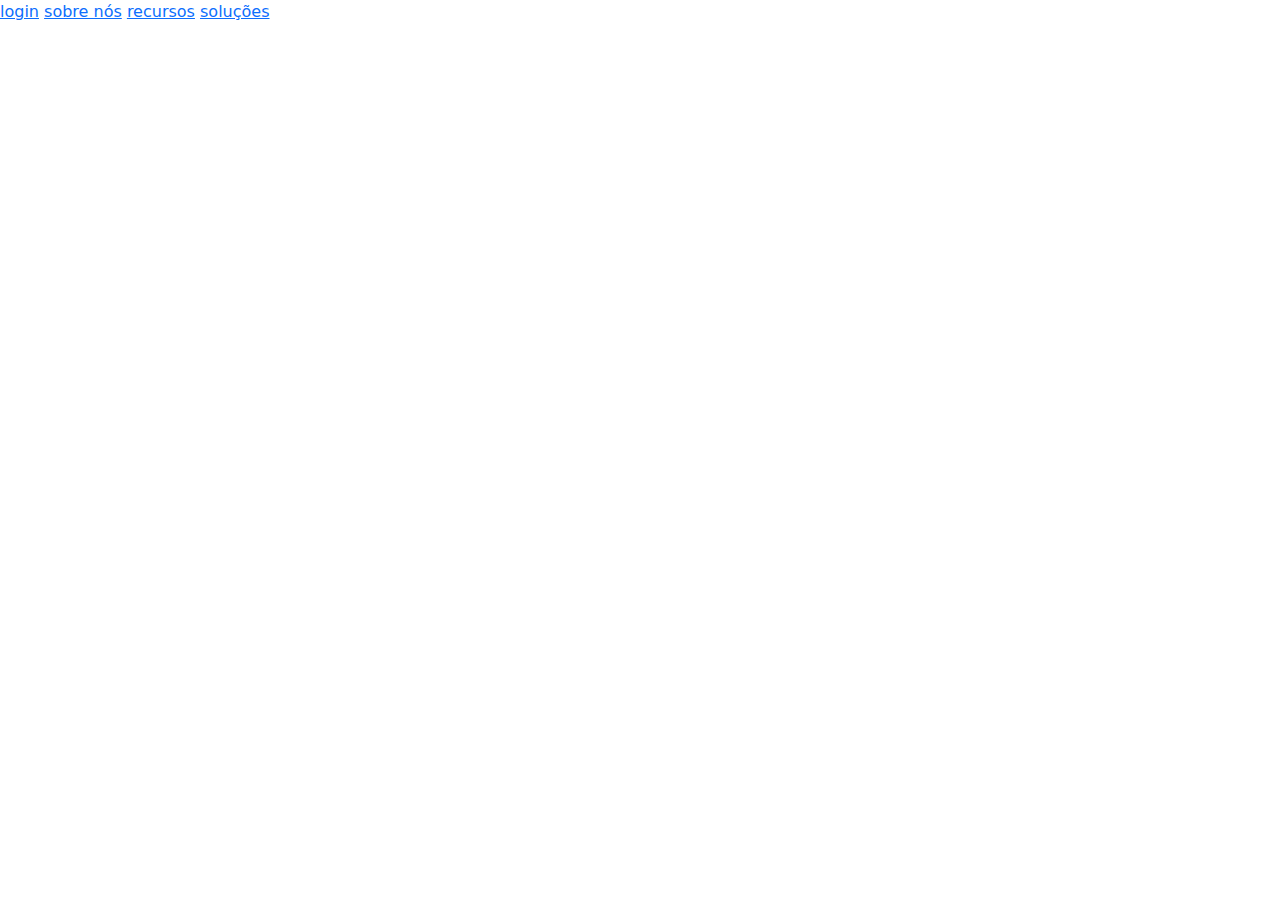
<file: html/index.html>
<!DOCTYPE html>
<html lang="pt-br">
<head>
    <meta charset="UTF-8">
    <meta name="viewport" content="width=device-width, initial-scale=1.0">
    <title>Aquatech</title>
    <link href="https://cdn.jsdelivr.net/npm/bootstrap@5.3.3/dist/css/bootstrap.min.css" rel="stylesheet">
    <link rel="stylesheet" href="/css/style.css">
</head>
<body>
<a href="../html/login.html">login</a>
<a href="../html/aboutus.html">sobre nós</a>
<a href="../html/calculadora.html">recursos</a>
<a href="../html/home.html">soluções</a>






    <script src="https://cdn.jsdelivr.net/npm/bootstrap@5.3.3/dist/js/bootstrap.bundle.min.js"></script>
</body>
</html>
</file>
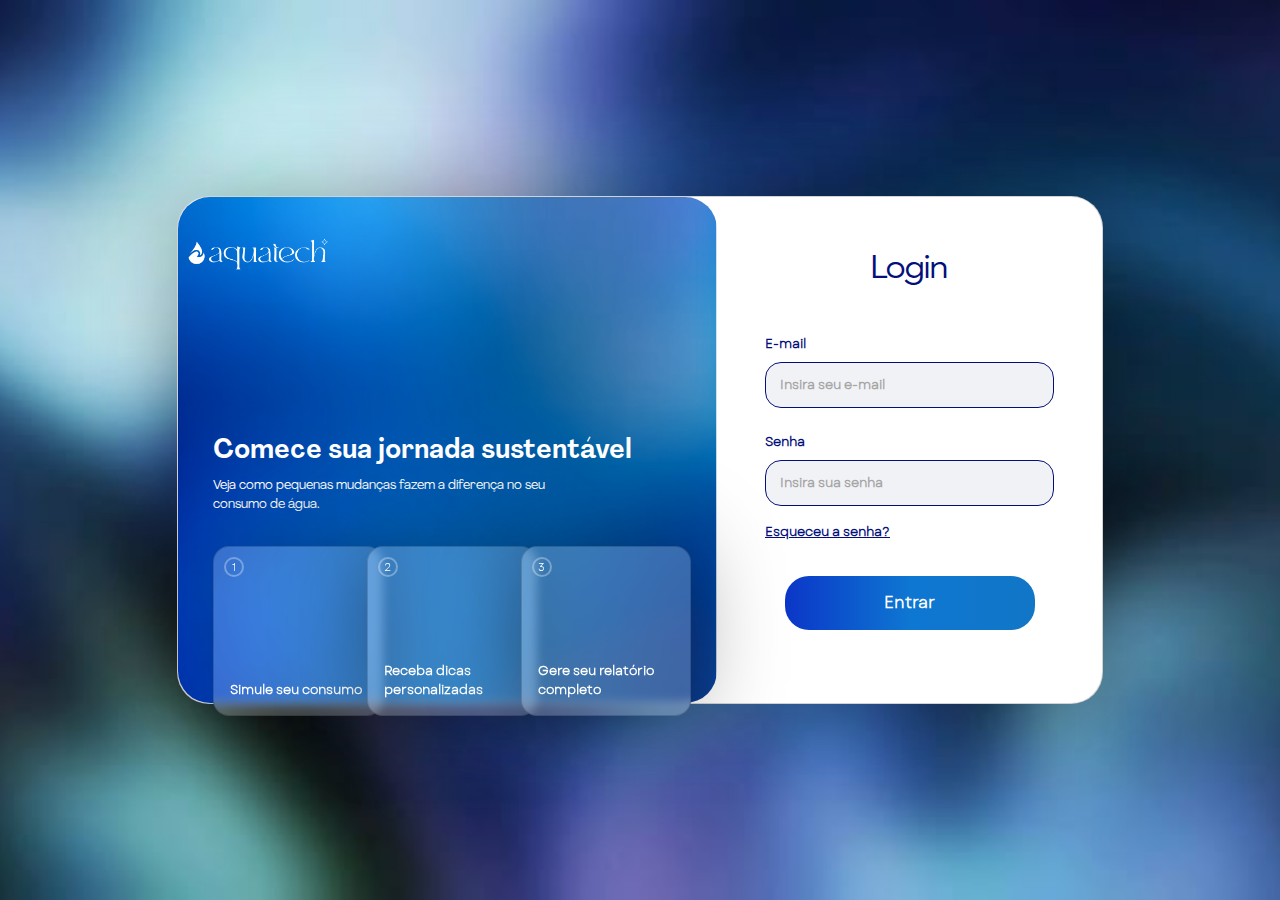
<file: html/login.html>
<!DOCTYPE html>
<html lang="pt-br">

<head>
  <meta charset="UTF-8">
  <meta name="viewport" content="width=device-width, initial-scale=1.0">
  <title>Aquatech</title>
  <link href="https://cdn.jsdelivr.net/npm/bootstrap@5.3.3/dist/css/bootstrap.min.css" rel="stylesheet">
  <link rel="stylesheet" href="../css/style.css">
  <style>
    @font-face {
      font-family: 'Agrandir TextBold';
      src: url('../../fonts/Agrandir-TextBold.otf') format('opentype');
    }

    @font-face {
      font-family: 'Garet Book';
      src: url('../../fonts/Garet-Book.ttf') format('truetype');
      font-weight: normal;
      font-style: normal;
    }

    @font-face {
      font-family: 'Agrandir Regular';
      src: url('../../fonts/agrandir-regular.otf') format('opentype');
    }
  </style>
</head>

<body>
  <section class="vh-100" style="background-image: url(../imagens/aura.jpg);  background-repeat: no-repeat;
  background-size: cover;
  background-position: center;">
    <div class="container py-5 h-100">
      <div class="row d-flex justify-content-center align-items-center h-100">
        <div class="col col-xl-10">
          <div class="card" style="border-radius: 2rem;">
            <div class="row g-0">
              <div class="col-md-6 col-lg-7 d-none d-md-block position-relative">
                <img src="../imagens/bg.png" alt="login form" class="img-fluid h-100 w-100"
                  style="border-radius: 2rem; object-fit: cover;" />
                <img class="logo-top" src="../../imagens/logobr.png" alt="logo" style="font-size: 1.5rem;" />
                <div class="journey text-white position-absolute">
                  <h3 class="fw-bold" style="font-family: 'Agrandir TextBold';">Comece sua jornada sustentável</h3>
                  <p style="font-family: 'Agrandir Regular'; font-weight: normal;">Veja como pequenas mudanças fazem a
                    diferença no seu <br>consumo de água.</p>
                  <div class="row mt-4 g-2">
                    <!-- cards (1) -->
                    <div class="col-12 col-md-6 col-lg-4 mb-2">
                      <div class="card card-fixo text-white">
                        <div class="card-body d-flex flex-column">
                          <!-- Bolinha -->
                          <div class="ball fw-bold d-inline-flex justify-content-center align-items-center mb-2">
                            1
                          </div>
                          <p class="alinhar mt-auto mb-0">Simule seu consumo</p>
                        </div>
                      </div>
                    </div>
                    <!-- card (2) -->
                    <div class="col-12 col-md-6 col-lg-4 mb-2">
                      <div class="card card-fixo text-white">
                        <div class="card-body d-flex flex-column">
                          <!-- Bolinha -->
                          <div class="ball fw-bold d-inline-flex justify-content-center align-items-center mb-2">
                            2
                          </div>
                          <p class="alinhar mt-auto mb-0">Receba dicas personalizadas</p>
                        </div>
                      </div>
                    </div>
                    <!-- card (3) -->
                    <div class="col-12 col-md-6 col-lg-4 mb-2">
                      <div class="card card-fixo text-white">
                        <div class="card-body d-flex flex-column">
                          <!-- Bolinha -->
                          <div class="ball fw-bold d-inline-flex justify-content-center align-items-center mb-2">
                            3
                          </div>
                          <p class="alinhar mt-auto mb-0">Gere seu relatório<br> completo</p>
                        </div>
                      </div>
                    </div>
                    <!-- fim dos cards -->
                  </div>
                </div>
              </div>
              <div class="col-md-6 col-lg-5 d-flex align-items-center">
                <div class="card-body p-4 p-lg-5 text-black">
                  <form>
                    <div class="log d-flex flex-column align-items-center mb-3 pb-4">
                      <p class="mb-0 text-center"
                        style="color: #030f7a; font-family: 'Agrandir Regular'; font-size: 2rem;">Login</p>
                    </div>
                    <div data-mdb-input-init class="form-outline mb-4">
                      <label class="form-label" for="form2Example17">E-mail</label>
                      <input type="email" id="form2Example17" class="form-control form-control-lg input-email"
                        placeholder="Insira seu e-mail" />
                    </div>
                    <div data-mdb-input-init class="form-outline mb-3">
                      <label class="form-label" for="form2Example27">Senha</label>
                      <input type="password" id="form2Example27" class="form-control form-control-lg input-senha"
                        placeholder="Insira sua senha" />
                    </div>
                    <a class="forgetpss" href="#"> Esqueceu a senha?</a>
                    <div class="pt-1 mb-4 d-flex justify-content-center">
                      <a href="../index.html" class="btn btn-dark btn-lg custom-button"
                        style="font-weight: bold; border-radius: 1.5rem;" type="button">Entrar</a>
                    </div>
                  </form>
                </div>
              </div>
            </div>
          </div>
        </div>
      </div>
    </div>
  </section>
  <script src="https://cdn.jsdelivr.net/npm/bootstrap@5.3.3/dist/js/bootstrap.bundle.min.js"></script>
</body>

</html>
</file>
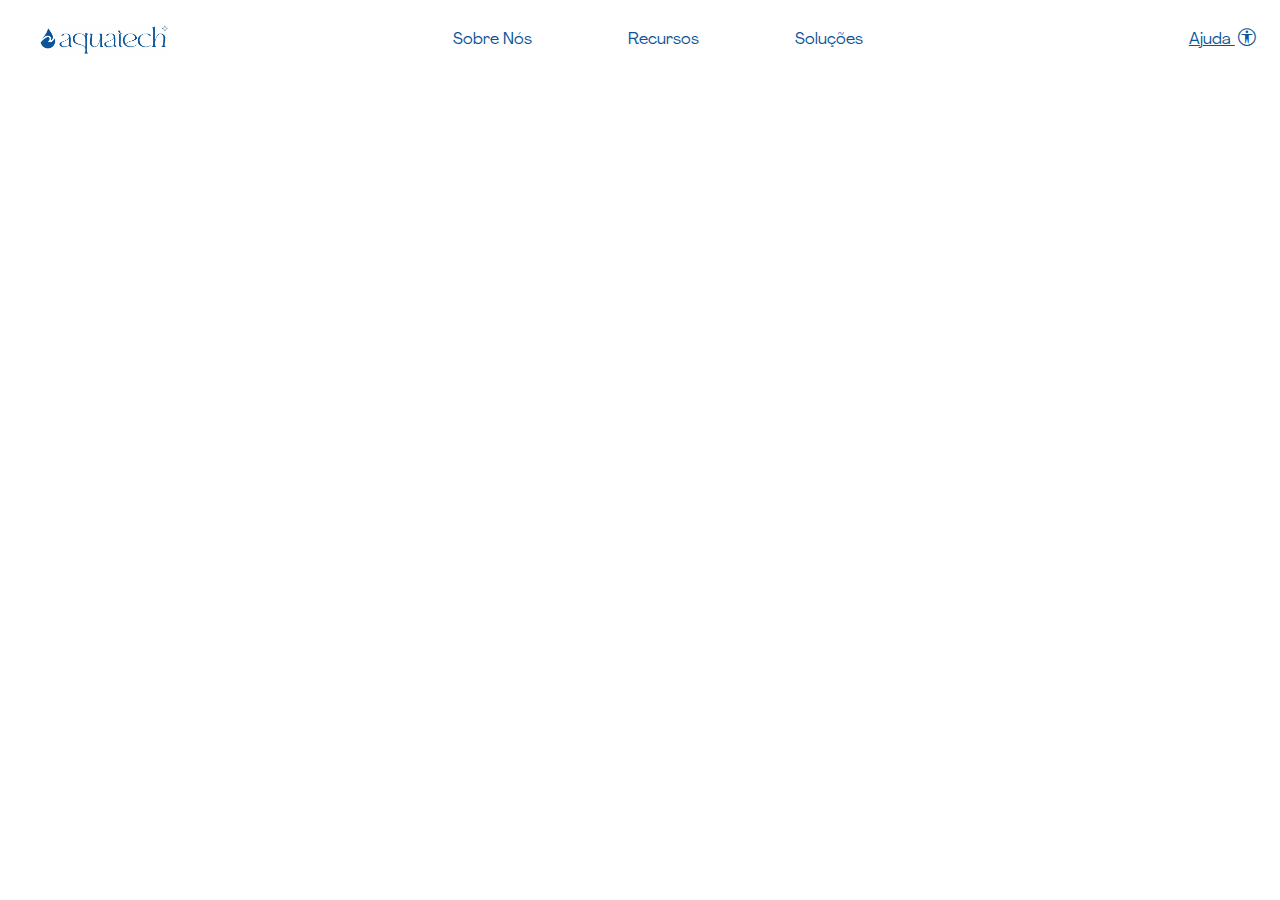
<file: html/navbar.html>
<!DOCTYPE html>
<meta name="viewport" content="width=device-width, initial-scale=1.0">
<link rel="stylesheet" href="https://cdn.jsdelivr.net/npm/bootstrap-icons@1.10.5/font/bootstrap-icons.css">
<link rel="stylesheet" href="../css/navbar.css" />
<link href="https://fonts.googleapis.com/css2?family=Raleway:wght@400;700&display=swap" rel="stylesheet">
<link href="https://fonts.googleapis.com/css2?family=Poppins:wght@100;200;400;700&display=swap" rel="stylesheet">
<style>
  @font-face {
    font-family: 'Agrandir Regular';
    src: url('../fonts/agrandir-regular.otf') format('opentype');
    font-weight: normal;
    font-style: normal;
  }

  .agrandir {
    font-family: 'Agrandir Regular', sans-serif;
  }

  @font-face {
    font-family: 'Glacial Indifference';
    src: url('../fonts/GlacialIndifference-Regular.otf') format('opentype');
    font-weight: normal;
    font-style: normal;
  }

  .glacial {
    font-family: 'Glacial Indifference', sans-serif;
  }

  @font-face {
    font-family: 'CodecColdRegular';
    src: url('../fonts/Codec-Cold-Regular-trial.ttf') format('truetype');
    font-weight: normal;
    font-style: normal;
  }

  .codec-cold-regular {
    font-family: 'CodecColdRegular', sans-serif;
  }
</style>

<div class="navbar" id="navbar">
  <div class="logo">
    <img src="../imagens/✧ (1).png" alt="Logo Aquatech" class="logo-img">
  </div>
  <div class="links">
    <a href="#"> Sobre Nós</a>
    <a href="#">Recursos</a>
    <a href="#">Soluções</a>
  </div>
  <div class="ajuda">
    <a href="#" class="abrir-modal" style="margin-right: -1.0rem !important;">
      Ajuda
      <i class="bi bi-universal-access-circle" style="color:#0b5498; font-size: 1.1rem;"></i>
    </a>
  </div>
</div>

<button class="navbar-toggler" type="button" onclick="toggleMenu()">
  <i class="bi bi-list" id="menuIcon" style="font-size: 1.5rem;"></i>
</button>

<div class="modal" id="modalAcessibilidade">
  <div class="modal-blur"></div>
  <div class="modal-content">
    <h2>
      <strong>Ajustes de Acessibilidade</strong>
      <button class="modal-close" onclick="fecharModal()" title="Fechar">
        <i class="bi bi-x-lg"></i>
      </button>
    </h2>
    <p>Melhore sua experiência no site.</p>

    <div class="acessibility-grid">
      <div class="acessibility-option">
        <p class="opcao-titulo">Tamanho do Texto</p>
        <div class="font-size-controls">
          <button onclick="alterarFonte(true)" id="aumento">A +</button>
          <button onclick="alterarFonte(false)" id="diminuir">a -</button>
        </div>
      </div>

      <div class="acessibility-option" onclick="ativarContraste()">
        <p class="opcao-titulo">Modo Contraste</p>
        <i class="bi bi-eye"></i>
      </div>

      <div class="acessibility-option" onclick="lerTexto()">
        <p class="opcao-titulo">Ouvir Texto</p>
        <i class="bi bi-ear"></i>
      </div>

      <div class="acessibility-option" onclick="abrirVLibras()">
        <p class="opcao-titulo">Traduzir para Libras</p>
        <img src="../imagens/libras.svg" alt="Ícone de Libras" style="width: 82px; height: 82px;" />
      </div>
    </div>

    <div class="modal-buttons">
      <button class="cancel-btn" onclick="cancelarMudancas()">Cancelar</button>
      <button class="save-btn" onclick="salvarMudancas()">Salvar mudanças</button>
    </div>
  </div>
</div>


<div class="menu-lateral" id="menuLateral">
  <a href="#">Sobre Nós</a>
  <a href="#">Recursos</a>
  <a href="#">Soluções</a>
  <div class="ajuda">
    <a href="#" class="abrir-modal" style="margin-right: -1.0rem !important;">
      Ajuda
      <i class="bi bi-universal-access-circle" style="color:#0b5498; font-size: 1.1rem;"></i>
    </a>
  </div>



  <script>
    const modal = document.getElementById("modalAcessibilidade");
    const abrirBotoes = document.querySelectorAll(".abrir-modal");
    const modalBlur = modal.querySelector(".modal-blur");

    let tamanhoFonteAtual = 16;
    let tamanhoFonteAnterior = 16;
    let contrasteAtivoAnterior = false;
    let alteracoesPendentes = false; // Nova flag para controle

    // Abrir modal e salvar estado atual
    abrirBotoes.forEach(botao => {
      botao.addEventListener("click", (e) => {
        e.preventDefault();
        modal.classList.add("show");

        // Salva o estado atual ao abrir o modal
        tamanhoFonteAnterior = tamanhoFonteAtual;
        contrasteAtivoAnterior = document.body.classList.contains("high-contrast");
        alteracoesPendentes = false;
      });
    });

    function fecharModal() {
      if (alteracoesPendentes) {
        alert("Salve ou cancele as alterações antes de fechar.");
        return;
      }
      modal.classList.remove("show");
    }

    // Impede fechar clicando fora do modal se houver alterações
    window.onclick = function (event) {
      if (event.target === modal) {
        fecharModal();
      }
    };

    function salvarMudancas() {
      contrasteAtivoAnterior = document.body.classList.contains("high-contrast");
      tamanhoFonteAnterior = tamanhoFonteAtual;
      alteracoesPendentes = false;
      modal.classList.remove("show");
      console.log("Mudanças salvas.");
    }

    function cancelarMudancas() {
  // Reverte contraste
  if (contrasteAtivoAnterior) {
    document.body.classList.add("high-contrast");
  } else {
    document.body.classList.remove("high-contrast");
  }

  // Reverte tamanho da fonte
  tamanhoFonteAtual = tamanhoFonteAnterior;
  document.querySelectorAll("body *:not(#modalAcessibilidade *):not(#modalAcessibilidade)").forEach(el => {
    el.style.fontSize = tamanhoFonteAtual + "px";
  });

  // Interrompe leitura de voz
  speechSynthesis.cancel();

  // Tenta desativar o VLibras (simulando clique no botão de acessibilidade, se estiver ativo)
  const btnVLibras = document.querySelector('[vw-access-button]');
  if (btnVLibras?.classList.contains('active')) {
    btnVLibras.click(); // Esconde o plugin se estiver aberto
  }

  alteracoesPendentes = false;
  modal.classList.remove("show");
  console.log("Mudanças canceladas.");
}

    function alterarFonte(aumentar = true) {
      const passo = 2;
      const minimo = 10;
      const maximo = 25;

      const novaFonte = tamanhoFonteAtual + (aumentar ? passo : -passo);
      if (novaFonte < minimo || novaFonte > maximo) return;

      tamanhoFonteAtual = novaFonte;
      document.querySelectorAll("body *:not(#modalAcessibilidade *):not(#modalAcessibilidade)").forEach(el => {
        el.style.fontSize = tamanhoFonteAtual + "px";
      });

      alteracoesPendentes = true;
      animarModal();
    }

    function ativarContraste() {
      document.body.classList.toggle("high-contrast");
      alteracoesPendentes = true;
    }

    function lerTexto() {
      const texto = document.getElementById("main-content")?.innerText || document.body.innerText;
      const textoFiltrado = texto.replace(/\s+/g, ' ').trim();
      const utterance = new SpeechSynthesisUtterance(textoFiltrado);
      utterance.lang = "pt-BR";
      speechSynthesis.speak(utterance);
    }

    function abrirVLibras() {
      const btnVLibras = document.querySelector('[vw-access-button]');
      if (btnVLibras) {
        btnVLibras.click();
      } else {
        alert("VLibras não foi carregado corretamente.");
      }
    }

    function animarModal() {
      modal.style.opacity = "0";
      modalBlur.style.opacity = "0";
      setTimeout(() => {
        modal.style.opacity = "1";
        modalBlur.style.opacity = "1";
      }, 300);
    }

    // Menu lateral
    function toggleMenu() {
      const menuLateral = document.getElementById('menuLateral');
      const menuIcon = document.getElementById('menuIcon');
      menuLateral.classList.toggle('open');
      menuIcon.classList.toggle('open');
    }

    // Navbar toggle
    const links = document.querySelector('.links');
    document.getElementById('navbar').addEventListener('click', (event) => {
      if (!event.target.closest('a')) {
        links.classList.toggle('active');
      }
    });
  </script>


  <div vw class="enabled">
    <div vw-access-button class="active"></div>
    <div vw-plugin-wrapper>
      <div class="vw-plugin-top-wrapper"></div>
    </div>
  </div>

  <script src="https://vlibras.gov.br/app/vlibras-plugin.js"></script>
  <script>
    new window.VLibras.Widget('https://vlibras.gov.br/app');
  </script>
  <script src="https://cdn.jsdelivr.net/npm/bootstrap@5.3.3/dist/js/bootstrap.bundle.min.js"></script>
</file>
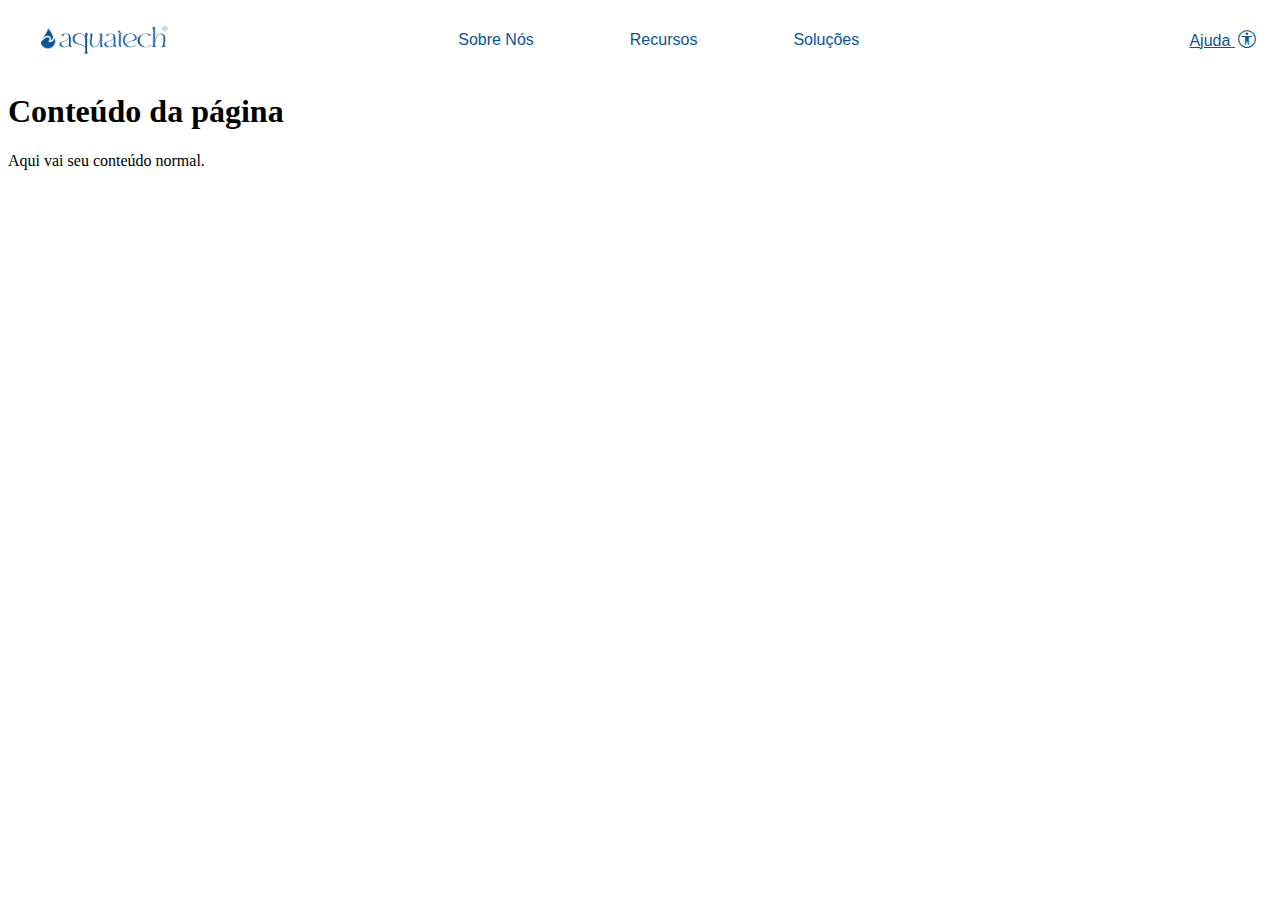
<file: html/teste.html>
<!DOCTYPE html>
<html lang="pt-BR">
<head>
  <meta charset="UTF-8" />
  <meta name="viewport" content="width=device-width, initial-scale=1" />
  <title>Exemplo com Navbar Shadow DOM</title>
  <!-- Inclua aqui seus estilos globais ou libs que usa, ex: bootstrap, icons etc -->
  <link rel="stylesheet" href="https://cdn.jsdelivr.net/npm/bootstrap-icons@1.10.5/font/bootstrap-icons.css" />
</head>
<body>

  <!-- Aqui você insere o componente customizado -->
  <meu-navbar></meu-navbar>

  <main id="main-content">
    <h1>Conteúdo da página</h1>
    <p>Aqui vai seu conteúdo normal.</p>
  </main>

  <!-- Script do componente -->
  <script src="../js/teste.js"></script>

  <!-- Se precisar do seu JS externo para o modal, acessibilidade etc, inclui aqui -->
  <script src="../js/navbar.js"></script>

</body>
</html>
</file>
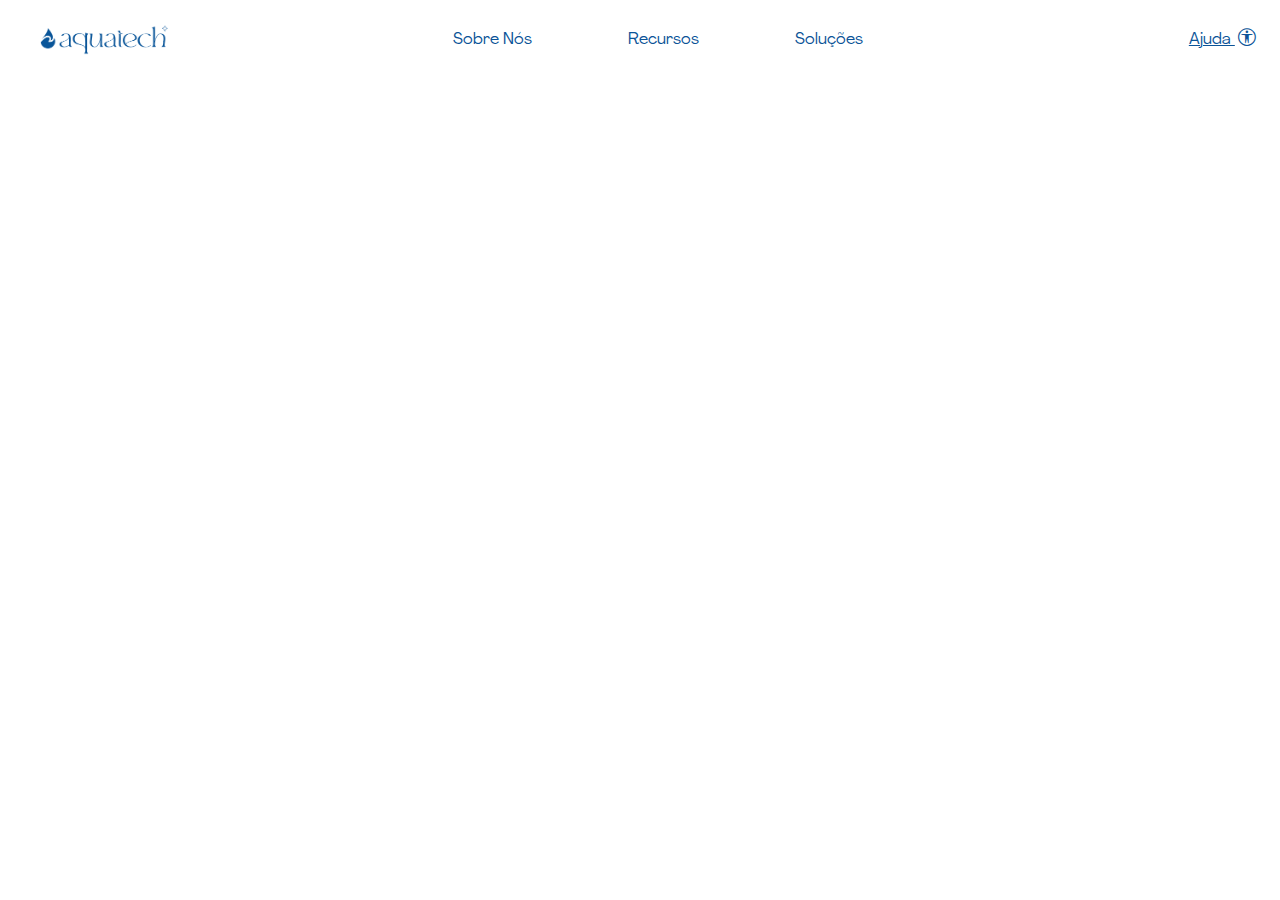
<file: html/components/navbar.html>
<!DOCTYPE html>
<html lang="pt-BR">

<head>
  <meta charset="UTF-8">
  <meta name="viewport" content="width=device-width, initial-scale=1.0">
  <title>Aquatech - Navbar com Acessibilidade</title>
  <link rel="stylesheet" href="https://cdn.jsdelivr.net/npm/bootstrap-icons@1.10.5/font/bootstrap-icons.css">
  <link rel="stylesheet" href="../../css/navbar.css">
  <link href="https://fonts.googleapis.com/css2?family=Raleway:wght@400;700&display=swap" rel="stylesheet">
  <link href="https://fonts.googleapis.com/css2?family=Poppins:wght@100;200;400;700&display=swap" rel="stylesheet">

  <style>
    @font-face {
      font-family: 'Agrandir Regular';
      src: url('../../fonts/agrandir-regular.otf') format('opentype');
    }

    @font-face {
      font-family: 'Glacial Indifference';
      src: url('../../fonts/GlacialIndifference-Regular.otf') format('opentype');
    }

    @font-face {
      font-family: 'CodecColdRegular';
      src: url('../../fonts/Codec-Cold-Regular-trial.ttf') format('truetype');
    }

    .agrandir {
      font-family: 'Agrandir Regular', sans-serif;
    }

    .glacial {
      font-family: 'Glacial Indifference', sans-serif;
    }

    .codec-cold-regular {
      font-family: 'CodecColdRegular', sans-serif;
    }
  </style>
</head>

<body>
  <div class="navbar" id="navbar">
    <div class="logo">
      <img src="../../imagens/logobl.png" alt="Logo Aquatech" class="logo-img">
    </div>
    <div class="links">
      <a href="#">Sobre Nós</a>
      <a href="#">Recursos</a>
      <a href="#">Soluções</a>
    </div>
    <div class="ajuda">
      <a href="#" class="abrir-modal" style="margin-right: -1.0rem !important;">
        Ajuda <i class="bi bi-universal-access-circle" style="color:#0b5498; font-size: 1.1rem;"></i>
      </a>
    </div>
  </div>

  <button class="navbar-toggler" type="button" onclick="toggleMenu()">
    <i class="bi bi-list" id="menuIcon" style="font-size: 1.5rem;  z-index: 9999 !important;"></i>
  </button>

  <div class="modal" id="modalAcessibilidade">
    <div class="modal-blur"></div>
    <div class="modal-content">
      <h2>
        <strong>Ajustes de Acessibilidade</strong>
        <button class="modal-close" onclick="fecharModal()" title="Fechar">
          <i class="bi bi-x-lg"></i>
        </button>
      </h2>
      <p>Melhore sua experiência no site.</p>

      <div class="acessibility-grid">
        <div class="acessibility-option">
          <p class="opcao-titulo">Tamanho do Texto</p>
          <div class="font-size-controls">
            <button onclick="alterarFonte(true)" id="aumento">A +</button>
            <button onclick="alterarFonte(false)" id="diminuir">a -</button>
          </div>
        </div>

        <div class="acessibility-option" onclick="ativarContraste()">
          <p class="opcao-titulo">Modo Contraste</p>
          <i class="bi bi-eye"></i>
        </div>

        <div class="acessibility-option" onclick="lerTexto()">
          <p class="opcao-titulo">Ouvir Texto</p>
          <i class="bi bi-ear"></i>
        </div>

        <div class="acessibility-option" onclick="abrirVLibras()">
          <p class="opcao-titulo">Traduzir para Libras</p>
          <img src="../../imagens/libras.svg" alt="Ícone de Libras" style="width: 82px; height: 82px;" />
        </div>
      </div>

      <div class="modal-buttons">
        <button class="cancel-btn" onclick="cancelarMudancas()">Cancelar</button>
        <button class="save-btn" onclick="salvarMudancas()">Salvar mudanças</button>
      </div>
    </div>
  </div>

  <div class="menu-lateral" id="menuLateral">
    <a href="#">Sobre Nós</a>
    <a href="#">Recursos</a>
    <a href="#">Soluções</a>
    <div class="ajuda">
      <a href="#" class="abrir-modal" style="margin-right: -1.0rem !important;">
        Ajuda <i class="bi bi-universal-access-circle" style="color:#0b5498; font-size: 1.1rem;"></i>
      </a>
    </div>
  </div>

  <!-- VLibras -->
  <div vw class="enabled">
    <div vw-access-button class="active"></div>
    <div vw-plugin-wrapper>
      <div class="vw-plugin-top-wrapper"></div>
    </div>
  </div>

  <!-- Scripts -->
  <script src="https://vlibras.gov.br/app/vlibras-plugin.js"></script>
  <script src="https://cdn.jsdelivr.net/npm/bootstrap@5.3.3/dist/js/bootstrap.bundle.min.js"></script>

  <script>
    new window.VLibras.Widget('https://vlibras.gov.br/app');

    const modal = document.getElementById("modalAcessibilidade");
    const abrirBotoes = document.querySelectorAll(".abrir-modal");
    const modalBlur = modal.querySelector(".modal-blur");

    let tamanhoFonteAtual = 16;
    let tamanhoFonteAnterior = 16;
    let contrasteAtivoAnterior = false;
    let alteracoesPendentes = false;

    abrirBotoes.forEach(botao => {
      botao.addEventListener("click", (e) => {
        e.preventDefault();
        modal.classList.add("show");
        tamanhoFonteAnterior = tamanhoFonteAtual;
        contrasteAtivoAnterior = document.body.classList.contains("high-contrast");
        alteracoesPendentes = false;
      });
    });

    function fecharModal() {
      if (alteracoesPendentes) {
        alert("Salve ou cancele as alterações antes de fechar.");
        return;
      }
      modal.classList.remove("show");
    }

    window.onclick = function (event) {
      if (event.target === modal) fecharModal();
    };

    function salvarMudancas() {
      contrasteAtivoAnterior = document.body.classList.contains("high-contrast");
      tamanhoFonteAnterior = tamanhoFonteAtual;
      alteracoesPendentes = false;
      modal.classList.remove("show");
    }

    function cancelarMudancas() {
      document.body.classList.toggle("high-contrast", contrasteAtivoAnterior);
      tamanhoFonteAtual = tamanhoFonteAnterior;
      document.querySelectorAll("body *:not(#modalAcessibilidade *):not(#modalAcessibilidade)").forEach(el => {
        el.style.fontSize = tamanhoFonteAtual + "px";
      });
      speechSynthesis.cancel();
      alteracoesPendentes = false;
      modal.classList.remove("show");
    }

    function alterarFonte(aumentar = true) {
      const passo = 2, minimo = 10, maximo = 25;
      const novaFonte = tamanhoFonteAtual + (aumentar ? passo : -passo);
      if (novaFonte < minimo || novaFonte > maximo) return;
      tamanhoFonteAtual = novaFonte;
      document.querySelectorAll("body *:not(#modalAcessibilidade *):not(#modalAcessibilidade)").forEach(el => {
        el.style.fontSize = tamanhoFonteAtual + "px";
      });
      alteracoesPendentes = true;
      animarModal();
    }

    function ativarContraste() {
      document.body.classList.toggle("high-contrast");
      alteracoesPendentes = true;
    }

    function lerTexto() {
      const texto = document.getElementById("main-content")?.innerText || document.body.innerText;
      const utterance = new SpeechSynthesisUtterance(texto.replace(/\s+/g, ' ').trim());
      utterance.lang = "pt-BR";
      speechSynthesis.speak(utterance);
    }

    function abrirVLibras() {
      const btnVLibras = document.querySelector('[vw-access-button]');
      if (btnVLibras) btnVLibras.click();
      else alert("VLibras não foi carregado corretamente.");
    }

    function animarModal() {
      modal.style.opacity = "0";
      modalBlur.style.opacity = "0";
      setTimeout(() => {
        modal.style.opacity = "1";
        modalBlur.style.opacity = "1";
      }, 300);
    }

    function toggleMenu() {
      document.getElementById('menuLateral').classList.toggle('open');
      document.getElementById('menuIcon').classList.toggle('open');
    }

    document.getElementById('navbar').addEventListener('click', (event) => {
      if (!event.target.closest('a')) {
        document.querySelector('.links').classList.toggle('active');
      }
    });
  </script>
</body>

</html>
</file>
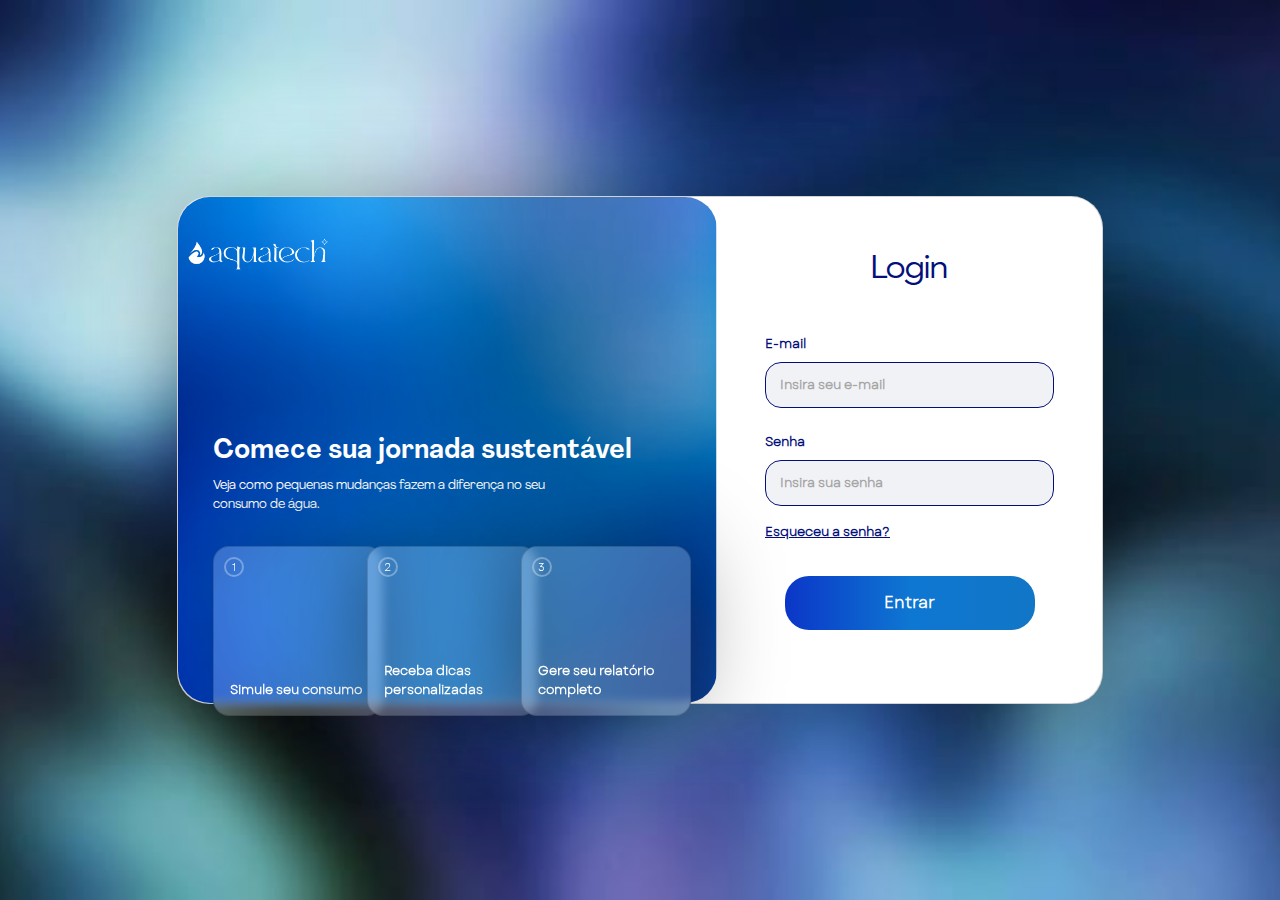
<file: html/paginas/login.html>
<!DOCTYPE html>
<html lang="pt-br">

<head>
  <meta charset="UTF-8">
  <meta name="viewport" content="width=device-width, initial-scale=1.0">
  <title>Aquatech</title>
  <link href="https://cdn.jsdelivr.net/npm/bootstrap@5.3.3/dist/css/bootstrap.min.css" rel="stylesheet">
  <link rel="stylesheet" href="../../css/style.css">
  <style>
    @font-face {
      font-family: 'Agrandir TextBold';
      src: url('../../fonts/Agrandir-TextBold.otf') format('opentype');
    }

    @font-face {
      font-family: 'Garet Book';
      src: url('../../fonts/Garet-Book.ttf') format('truetype');
      font-weight: normal;
      font-style: normal;
    }

    @font-face {
      font-family: 'Agrandir Regular';
      src: url('../../fonts/agrandir-regular.otf') format('opentype');
    }
  </style>
</head>

<body>
  <section class="vh-100" style="background-image: url(../../imagens/aura.jpg);  background-repeat: no-repeat;
  background-size: cover;
  background-position: center;">
    <div class="container py-5 h-100">
      <div class="row d-flex justify-content-center align-items-center h-100">
        <div class="col col-xl-10">
          <div class="card" style="border-radius: 2rem;">
            <div class="row g-0">
              <div class="col-md-6 col-lg-7 d-none d-md-block position-relative">
                <img src="../../imagens/bg.png" alt="login form" class="img-fluid h-100 w-100"
                  style="border-radius: 2rem; object-fit: cover;" />
                <img class="logo-top" src="../../../imagens/logobr.png" alt="logo" style="font-size: 1.5rem;" />
                <div class="journey text-white position-absolute">
                  <h3 class="fw-bold" style="font-family: 'Agrandir TextBold';">Comece sua jornada sustentável</h3>
                  <p style="font-family: 'Agrandir Regular'; font-weight: normal;">Veja como pequenas mudanças fazem a
                    diferença no seu <br>consumo de água.</p>
                  <div class="row mt-4 g-2">
                    <!-- cards (1) -->
                    <div class="col-12 col-md-6 col-lg-4 mb-2">
                      <div class="card card-fixo text-white">
                        <div class="card-body d-flex flex-column">
                          <!-- Bolinha -->
                          <div class="ball fw-bold d-inline-flex justify-content-center align-items-center mb-2">
                            1
                          </div>
                          <p class="alinhar mt-auto mb-0">Simule seu consumo</p>
                        </div>
                      </div>
                    </div>
                    <!-- card (2) -->
                    <div class="col-12 col-md-6 col-lg-4 mb-2">
                      <div class="card card-fixo text-white">
                        <div class="card-body d-flex flex-column">
                          <!-- Bolinha -->
                          <div class="ball fw-bold d-inline-flex justify-content-center align-items-center mb-2">
                            2
                          </div>
                          <p class="alinhar mt-auto mb-0">Receba dicas personalizadas</p>
                        </div>
                      </div>
                    </div>
                    <!-- card (3) -->
                    <div class="col-12 col-md-6 col-lg-4 mb-2">
                      <div class="card card-fixo text-white">
                        <div class="card-body d-flex flex-column">
                          <!-- Bolinha -->
                          <div class="ball fw-bold d-inline-flex justify-content-center align-items-center mb-2">
                            3
                          </div>
                          <p class="alinhar mt-auto mb-0">Gere seu relatório<br> completo</p>
                        </div>
                      </div>
                    </div>
                    <!-- fim dos cards -->
                  </div>
                </div>
              </div>
              <div class="col-md-6 col-lg-5 d-flex align-items-center">
                <div class="card-body p-4 p-lg-5 text-black">
                  <form>
                    <div class="log d-flex flex-column align-items-center mb-3 pb-4">
                      <p class="mb-0 text-center"
                        style="color: #030f7a; font-family: 'Agrandir Regular'; font-size: 2rem;">Login</p>
                    </div>
                    <div data-mdb-input-init class="form-outline mb-4">
                      <label class="form-label" for="form2Example17">E-mail</label>
                      <input type="email" id="form2Example17" class="form-control form-control-lg input-email"
                        placeholder="Insira seu e-mail" />
                    </div>
                    <div data-mdb-input-init class="form-outline mb-3">
                      <label class="form-label" for="form2Example27">Senha</label>
                      <input type="password" id="form2Example27" class="form-control form-control-lg input-senha"
                        placeholder="Insira sua senha" />
                    </div>
                    <a class="forgetpss" href="#"> Esqueceu a senha?</a>
                    <div class="pt-1 mb-4 d-flex justify-content-center">
                      <a href="../html/home.html" class="btn btn-dark btn-lg custom-button"
                        style="font-weight: bold; border-radius: 1.5rem;" type="button">Entrar</a>
                    </div>
                  </form>
                </div>
              </div>
            </div>
          </div>
        </div>
      </div>
    </div>
  </section>
  <script src="https://cdn.jsdelivr.net/npm/bootstrap@5.3.3/dist/js/bootstrap.bundle.min.js"></script>
</body>

</html>
</file>
<file: css/style.css>
@media (max-width: 991px) {
  .row.mt-4.g-2 {
    display: none !important;
  }
}

.card  {
  box-shadow: 0 0 90px rgba(0, 0, 0, 0.377);
  border-radius: 2rem;
  font-family: 'Garet Book';
  font-weight: bold !important;
  font-size: 0.8rem;
}

.journey {
  position: absolute;
  top: 43%;
  left: 15px;
  color: white;
  padding: 20px;
  padding-right: 50px;
  border-radius: 1rem;
  font-weight: bold;
}

.journey p {
  font-weight: 600;
  
}

.card-fixo {
  width: 170px;
  height: 170px;
  background-color: rgba(255, 255, 255, 0.219);
  backdrop-filter: blur(5px);
  border-radius: 1rem;
  transition: all 0.4s ease-in;
  position: relative;
  font-family: 'Garet Book'!important;
}

.ball {
  width: 20px;
  height: 20px;
  background-color: transparent;
  color: white;
  border-radius: 50%;
  position: absolute;
  top: 10px;
  left: 10px;
  transition: all 0.3s ease;
  border: 2px solid #ffffff52;
  font-weight: normal !important;
  font-size: 0.7rem;
}

.card-fixo:hover {
  background-color: white;
}

.card-fixo:hover .ball {
  background-color: #0b36c8;
  color: white;
  border: none;
}

.card-fixo:hover p {
  color: #030f7a;
}

.forgetpss {
  margin-bottom: 30px;
  display: block;
  color: #030f7a;
  font-weight: 600;
}

.forgetpss:hover {
  text-decoration: none;
}

.log {
  font-weight: 400;
  font-size: 2.5rem;
}

.input-senha {
  background-color: #f1f2f5;
  border-radius: 1rem;
  border: 1px solid #030f7a;
  color: #030f7a;
  font-family: 'Garet Book';
  font-weight: 600;
  font-size: 0.8rem;
  padding: 0.8rem 0.9rem;
}

.input-senha::placeholder {
  color: #a5a5a5;
}

.form-label {
  color: #030f7a;
  font-family: 'Garet Book';
  font-weight: 600;
}

.input-email {
  background-color: #f1f2f5;
  border-radius: 1rem;
  border: 1px solid #030f7a;
  color: #030f7a;
  font-family: 'Garet Book';
  font-weight: 600;
  font-size: 0.8rem;
  padding: 0.8rem 0.9rem;
}

.input-email::placeholder {
  color: #a5a5a5;
}

.custom-button {
  border-radius: 2rem;
  width: 250px;
  font-size: 1rem;
  padding: 15px 30px;
  background: linear-gradient(to right, #0b36c8, #0e77d2, #1176c6);
  border: none;
  transition: all 0.3s ease;
}

.custom-button:hover {
  background: linear-gradient(to right, #1176c6, #0e77d2, #0b36c8);
  transform: scale(1.05);
  box-shadow: 0px 4px 10px rgba(0, 0, 0, 0.2);
}

.logo-top {
  position: absolute;
  top: 40px;
  left: 10px;
  height: 35px;
  z-index: 2;
}
</file>
<file: css/navbar.css>
.ajuda i {
  font-size: 2rem;
  color: #0b5498;
  margin-left: 0.2rem;
}

.navbar {
  display: flex;
  justify-content: space-between;
  align-items: center;
  padding: 1rem 2rem;
  background-color: white;
  font-family: 'Agrandir Regular', sans-serif !important;
  border: none;
}

.high-contrast .navbar {
  background-color: #04192f !important;
}

.links {
  display: flex;
  justify-content: center;
  align-items: center;
  gap: 2rem;
  flex: 1 1 60%;
  max-width: 60%;
}


.ajuda {
  display: flex;
  /* Alinha o ícone e o texto */
  align-items: center;
  /* Centraliza o ícone e o texto verticalmente */
  text-decoration: underline 1px #0b5498;
  flex: 0 0 auto;
}

.navbar a {
  margin-left: 1.5rem;
  margin-right: 2.5rem;
  text-decoration: none;
  color: #0b5498;
  font-weight: 500;
}

.navbar a:hover {
  text-decoration: underline;
}

.logo-img {
  height: 2rem;

  display: block;
  flex: 0 0 auto;
}

.modal {
  display: none;
  position: fixed;
  top: 0;
  left: 0;
  width: 100%;
  height: 100%;
  z-index: 9999;
  justify-content: center;
  align-items: center;
  overflow: hidden;
  transition: opacity 0.4s ease;

}

.modal.show {
  display: flex;
  /* Exibe quando tiver a classe "show" */
  opacity: 1;
  /* Opacidade para o efeito de transição */
}

.modal::before {
  content: "";
  position: absolute;
  width: 100%;
  height: 100%;
  backdrop-filter: blur(1px);
  background-color: rgba(0, 0, 0, 0.2);
  z-index: -1;
}

.modal-content {
  background-color: white;
  border-radius: 25px;
  padding: 2rem;
  width: 400px;
  box-shadow: 0 4px 10px rgba(0, 0, 0, 0.2);
  text-align: center;
  height: auto;
  position: relative;
}

.modal-content h2 {
  font-size: 1.2rem;
  margin-bottom: 0.5rem;
  text-align: left;
  color: #0b5498;
  font-family: 'Raleway';
  font-weight: bolder !important;
  margin-top: -2%;
  display: flex;
  justify-content: space-between;
  align-items: center;
}

.modal-close {
  background: none;
  border: none;
  font-size: 1rem;
  color: #063764;
  cursor: pointer;
}


.modal-content p {
  font-size: 0.9rem;
  color: #0b5498;
  margin-bottom: 1rem;
  margin-top: -0.3rem;
  text-align: left;
  font-family: Arial, Helvetica, sans-serif;
}

.acessibility-grid {
  display: grid;
  grid-template-columns: repeat(2, 0.7fr);
  gap: 2rem;
  margin-bottom: 1.5rem;
  align-items: stretch;
  /* Garante que todas as opções de acessibilidade tenham a mesma altura */
}

.acessibility-option {
  display: flex;
  flex-direction: column;
  align-items: center;
  text-align: center;
  border: 1px solid #0b5498;
  border-radius: 25px;
  padding: 1rem;
  min-height: 140px;
  position: relative;
}

.high-contrast .acessibility-option {
  border: 1px solid #fff !important;
}

.acessibility-option i {
  margin-top: auto;
  margin-bottom: 0;
  font-size: 4rem;
  color: #0b5498;
  display: flex;
  justify-content: center;
  align-items: center;
  flex-grow: 1;
  cursor: pointer;
}

.acessibility-option img {
  width: 4rem;
  height: 4rem;
  object-fit: contain;
  margin-top: auto;
  margin-bottom: 0;
  display: flex;
  justify-content: center;
  align-items: center;
  flex-grow: 1;
  cursor: pointer;
}

.acessibility-option:hover img {
  filter: brightness(0) saturate(100%) invert(19%) sepia(68%) saturate(380%) hue-rotate(178deg) brightness(96%) contrast(101%);
}

.acessibility-option i:hover {
  color: #063663;

}

.acessibility-option p.opcao-titulo {
  font-family: 'CodecColdRegular', sans-serif !important;
  font-size: 0.9rem;
  color: #0b5498;
  font-weight: 700;
  margin: 0 0 0.5rem 0;
}

.modal-buttons {
  display: flex;
  justify-content: space-between;
}

.modal-buttons button {
  padding: 0.7rem 1.2rem;
  border: none;
  border-radius: 20px;
  cursor: pointer;
  font-size: 1rem;

}

.cancel-btn {
  background-color: transparent;
  color: #0b5498;
  text-decoration: underline 1px;
  font-family: 'Glacial Indifference', sans-serif;
  font-weight: 500;
  text-underline-offset: 5px;
  font-size: 1.1rem !important;
  border: none !important;
}

.save-btn {
  background-color: #0b5498dd;
  color: white;
  font-family: 'Glacial Indifference', sans-serif;
  font-weight: 500;
  letter-spacing: 0.7px;
  width: 45%;
}

.save-btn:hover {
  background-color: #fff !important;
  color: #0b5498 !important;
  border: #0b5498 1px solid;
  font-weight: bold;
}

.cancel-btn:hover {
  background-color: #fff !important;
  color: #b40808 !important;
}

.high-contrast {
  background-color: #04192f !important;
  color: #fff !important;
}

.high-contrast a,
.high-contrast .btn,
.high-contrast button {
  color: #fff !important;
}

.high-contrast .ajuda i {
  color: #fff !important;
}

.high-contrast .ajuda {
  text-decoration: #fff underline 1px !important;
}

.high-contrast .modal-content {
  background-color: transparent !important;
  color: #fff !important;
  border: 1px solid #fff;
}

.high-contrast .modal-content button,
.high-contrast .modal-content i,
.high-contrast .modal-content p,
.high-contrast .modal-content h2,
.high-contrast .modal-content img {
  color: #fff !important;
  fill: #fff !important;
}

.high-contrast .modal-content i:hover {
  text-shadow: 0 0 5px #ffffff88, 0 0 10px #fff, 0 0 15px #fff;
}

.high-contrast .modal-content img:hover {
  filter: brightness(0) invert(1) drop-shadow(0 0 5px #ffffff88) drop-shadow(0 0 10px #ffffffaf) !important;
}

.high-contrast .navbar .logo {
  filter: brightness(0) invert(1);
}

.high-contrast .modal-content img {
  filter: brightness(0) invert(1);
}

.high-contrast .modal-buttons button {
  background-color: transparent !important;
  color: #fff !important;
  border: 1px solid #fff;
}

.high-contrast .modal-buttons .save-btn:hover {
  background-color: #fff !important;
  color: #04192f !important;
  border: 1px solid #fff;
  box-shadow: 0 0 8px #ffffff88, 0 0 12px #fff;
}

.high-contrast .modal-buttons .cancel-btn:hover {
  background-color: transparent !important;
  color: #ff4b4b !important;
  /* ou mantenha o #b40808 que você usava */
  border: 1px solid #ff4b4b;
  box-shadow: none;
}


.high-contrast .font-size-controls button {
  border: #fff solid 1px !important;
}

.high-contrast .font-size-controls button:hover {
  background-color: #fff;
  color: #000 !important;
}

.font-size-controls button {
  background-color: transparent;
  color: #0b5498;
  padding: 0.4rem 1.5rem;
  border: none;
  border-radius: 25px;
  font-size: 1.3rem;
  /* Tamanho fixo */
  font-family: 'Poppins', sans-serif;
  font-weight: bold;
  cursor: pointer;
  transition: background-color 0.3s;
  border: #0b5498 2px solid;

}

.font-size-controls button:hover {
  background-color: #0b5498;
  color: #fff;
}

.font-size-controls {
  display: flex;
  flex-direction: column;
  align-items: center;
  justify-content: center;
  flex-grow: 1;
  gap: 0.5rem;
}

.menu-lateral {
  display: none;
}

/* Botão hamburguer também escondido por padrão */
.navbar-toggler {
  display: none;
}


/* Em telas pequenas (até 768px), exibe o botão e o menu lateral se estiver "open" */
@media (max-width: 768px) {
  .navbar {
    display: flex;
    justify-content: space-between;
    align-items: center;
    position: relative;
    padding: 1rem;
  }

  .logo {
    position: absolute;
    left: 1rem;
    /* Ajusta a posição da logo à esquerda */
    top: 50%;
    transform: translateY(-50%);
    /* Alinha verticalmente no meio */
  }

  .navbar-toggler {
    display: block;
    background: transparent;
    border: none;
    color: #000;
    font-size: 1.5rem;
    position: absolute;
    top: 0.4em;
    /* Define o ícone no topo */
    right: 1rem;
    /* Ajusta o botão de menu à direita */
    z-index: 1001;
  }

  .navbar-toggler i {
    color: #0b5498;
    /* Define a cor do ícone */
    font-size: 1.5rem;
    /* Ajusta o tamanho do ícone */
  }

  .menu-lateral {
    display: flex;
    flex-direction: column;
    position: fixed;
    top: 0;
    right: -100%;
    /* Inicialmente fora da tela */
    width: 70vw;
    height: 100%;
    background: #ffffff;
    box-shadow: -2px 0px 8px rgba(0, 0, 0, 0.1);
    /* Adiciona uma sombra suave */
    padding: 2rem;
    transition: right 0.3s ease;
    z-index: 1000;

  }

  .menu-lateral.open {
    right: 0;
    display: flex;
    z-index: 9998;
  }

  .menu-lateral a,
  .menu-lateral p {
    color: #0b5498;
    /* Cor do texto */
    font-size: 1rem;
    /* Ajusta o tamanho da fonte */
    text-decoration: none;
    margin-bottom: 1rem;
    /* Espaço entre os links */
    margin-top: 2rem;
    /* Espaço entre os links */
    transition: color 0.3s ease;
    /* Transição suave para a cor */
    font-family: 'Agrandir Regular';
    text-align: left;
  }

  .menu-lateral a:hover {
    text-decoration: underline #0b5498;
  }

  .navbar .links,
  .navbar .ajuda {
    display: none;
  }

  #modalAcessibilidade {
    display: none;
    position: fixed;
    inset: 0;
    justify-content: center;
    align-items: center;
    z-index: 9999 !important;
    /* Aumente o valor do z-index */
    width: 90vw;
    /* Aumenta a largura para 90% da tela em dispositivos menores */
    max-width: 600px;
    /* Aumente o max-width */
    /* Limita a largura máxima para 500px */
    padding: 1.5rem;
    /* Ajuste no padding para se adequar melhor a telas menores */
    box-shadow: 0 2px 6px rgba(0, 0, 0, 0.1);
    /* Diminui a sombra */
    backdrop-filter: blur(3px);
    /* Menor blur em telas menores */
    opacity: 0;
    transition: opacity 0.3s ease;
  }


  #modalAcessibilidade.show {
    display: flex !important;
    z-index: 10001;
    /* Garante que o modal fique acima do menu lateral */
  }
}

#modalAcessibilidade {
  display: none;
  position: fixed;
  inset: 0;
  justify-content: center;
  align-items: center;
  z-index: 999;
}

#modalAcessibilidade.show {
  display: flex;
}
</file>
